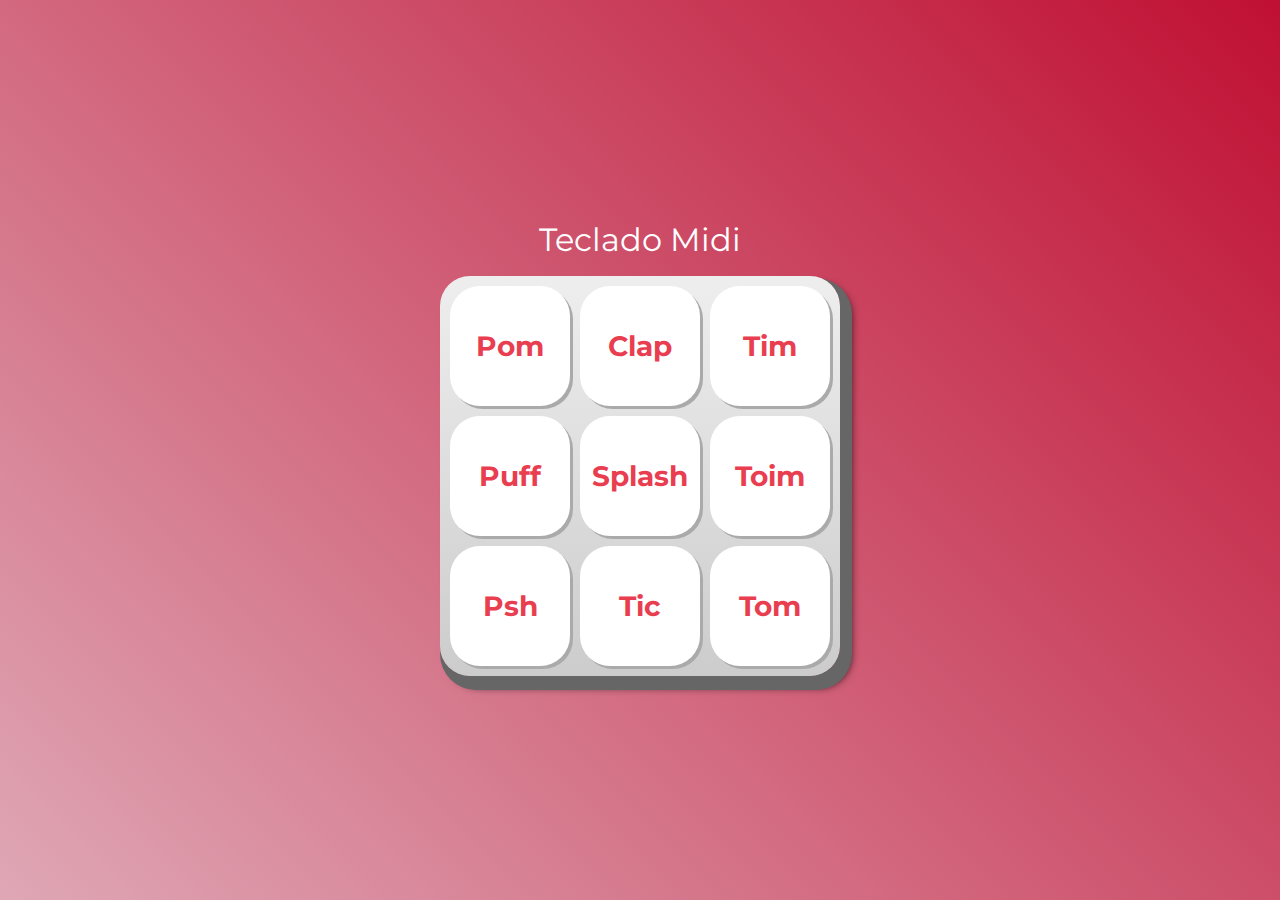
<file: TecladoMIDI/index.html>
<!DOCTYPE html>
<html lang="pt-BR">
<head>
    <meta charset="UTF-8">
    <meta http-equiv="X-UA-Compatible" content="IE=edge">
    <meta name="viewport" content="width=device-width, initial-scale=1.0">

    <title>Teclado MIDI</title>

    <link rel="preconnect" href="https://fonts.googleapis.com">
    <link rel="preconnect" href="https://fonts.gstatic.com" crossorigin>
    <link href="https://fonts.googleapis.com/css2?family=Montserrat:wght@500;600&display=swap" rel="stylesheet">

    <link rel="icon" type="image/png" href="images/bateria.png">
    <link rel="stylesheet" href="css/reset.css">
    <link rel="stylesheet" href="css/estilos.css">

</head>
<body>

    <h1>Teclado Midi</h1>

    <section class="teclado">
        <button class="tecla tecla_pom">Pom</button>
        <button class="tecla tecla_clap">Clap</button>
        <button class="tecla tecla_tim">Tim</button>

        <button class="tecla tecla_puff">Puff</button>
        <button class="tecla tecla_splash">Splash</button>
        <button class="tecla tecla_toim">Toim</button>

        <button class="tecla tecla_psh">Psh</button>
        <button class="tecla tecla_tic">Tic</button>
        <button class="tecla tecla_tom">Tom</button>
    </section>

    <audio src="sounds/keyq.wav" id="som_tecla_pom"></audio>
    <audio src="sounds/keyw.wav" id="som_tecla_clap"></audio>
    <audio src="sounds/keye.wav" id="som_tecla_tim"></audio>
    <audio src="sounds/keya.wav" id="som_tecla_puff"></audio>
    <audio src="sounds/keys.wav" id="som_tecla_splash"></audio>
    <audio src="sounds/keyd.wav" id="som_tecla_toim"></audio>
    <audio src="sounds/keyz.wav" id="som_tecla_psh"></audio>
    <audio src="sounds/keyx.wav" id="som_tecla_tic"></audio>
    <audio src="sounds/keyc.wav" id="som_tecla_tom"></audio>

    <script src="main.js"></script>

</body>
</html>
</file>
<file: TecladoMIDI/css/estilos.css>
:root {
  --cinza: #aaa;
  --vermelha: #e93d50;
  --vermelha-escura: #af303f;
  --branca: #fff;
  --luz: rgb(229, 255, 0);
}

body {
  align-items: center;
  background: linear-gradient(45deg, #dfa7b5 0%,#c01033 100%);
  display: flex;
  justify-content: center;
  flex-direction: column;
  font-family: 'Montserrat', sans-serif;
  min-height: 100vh;
}

h1 {
  color: var(--branca);
  margin-bottom: 20px;
  font-size: 2rem;
}

.teclado {
  background: linear-gradient(to bottom, #eeeeee 0%,#cccccc 100%);
  box-shadow: 6px 8px 0 6px #666, 10px 10px 10px #000;
  border-radius: 30px;
  display: grid;
  gap: 10px;
  grid-template-columns: repeat(3, 1fr);
  padding: 10px;
}

.tecla {
  background-color: var(--branca);
  border-radius: 30px;
  box-shadow: 3px 3px 0 var(--cinza);
  color: var(--vermelha);
  cursor: pointer;
  height: 120px;
  font-size: 1.75em;
  font-weight: bold;
  line-height: 120px;
  text-align: center;
  width: 120px;
}

.tecla.ativa,
.tecla:active {
  background-color: var(--vermelha);
  border: 4px solid  var(--vermelha);
  box-shadow: 3px 3px 0 var(--vermelha-escura) inset;
  color: var(--branca);
  outline: none;
}

.tecla.focus,
.tecla:focus {
  outline: none;
  box-shadow: 1px 1px 10px var(--luz);
}

.tecla.active:focus,
.tecla:active:focus {
  box-shadow: 3px 3px 0 var(--vermelha-escura) inset, 1px 1px 10px var(--luz);
}
</file>
